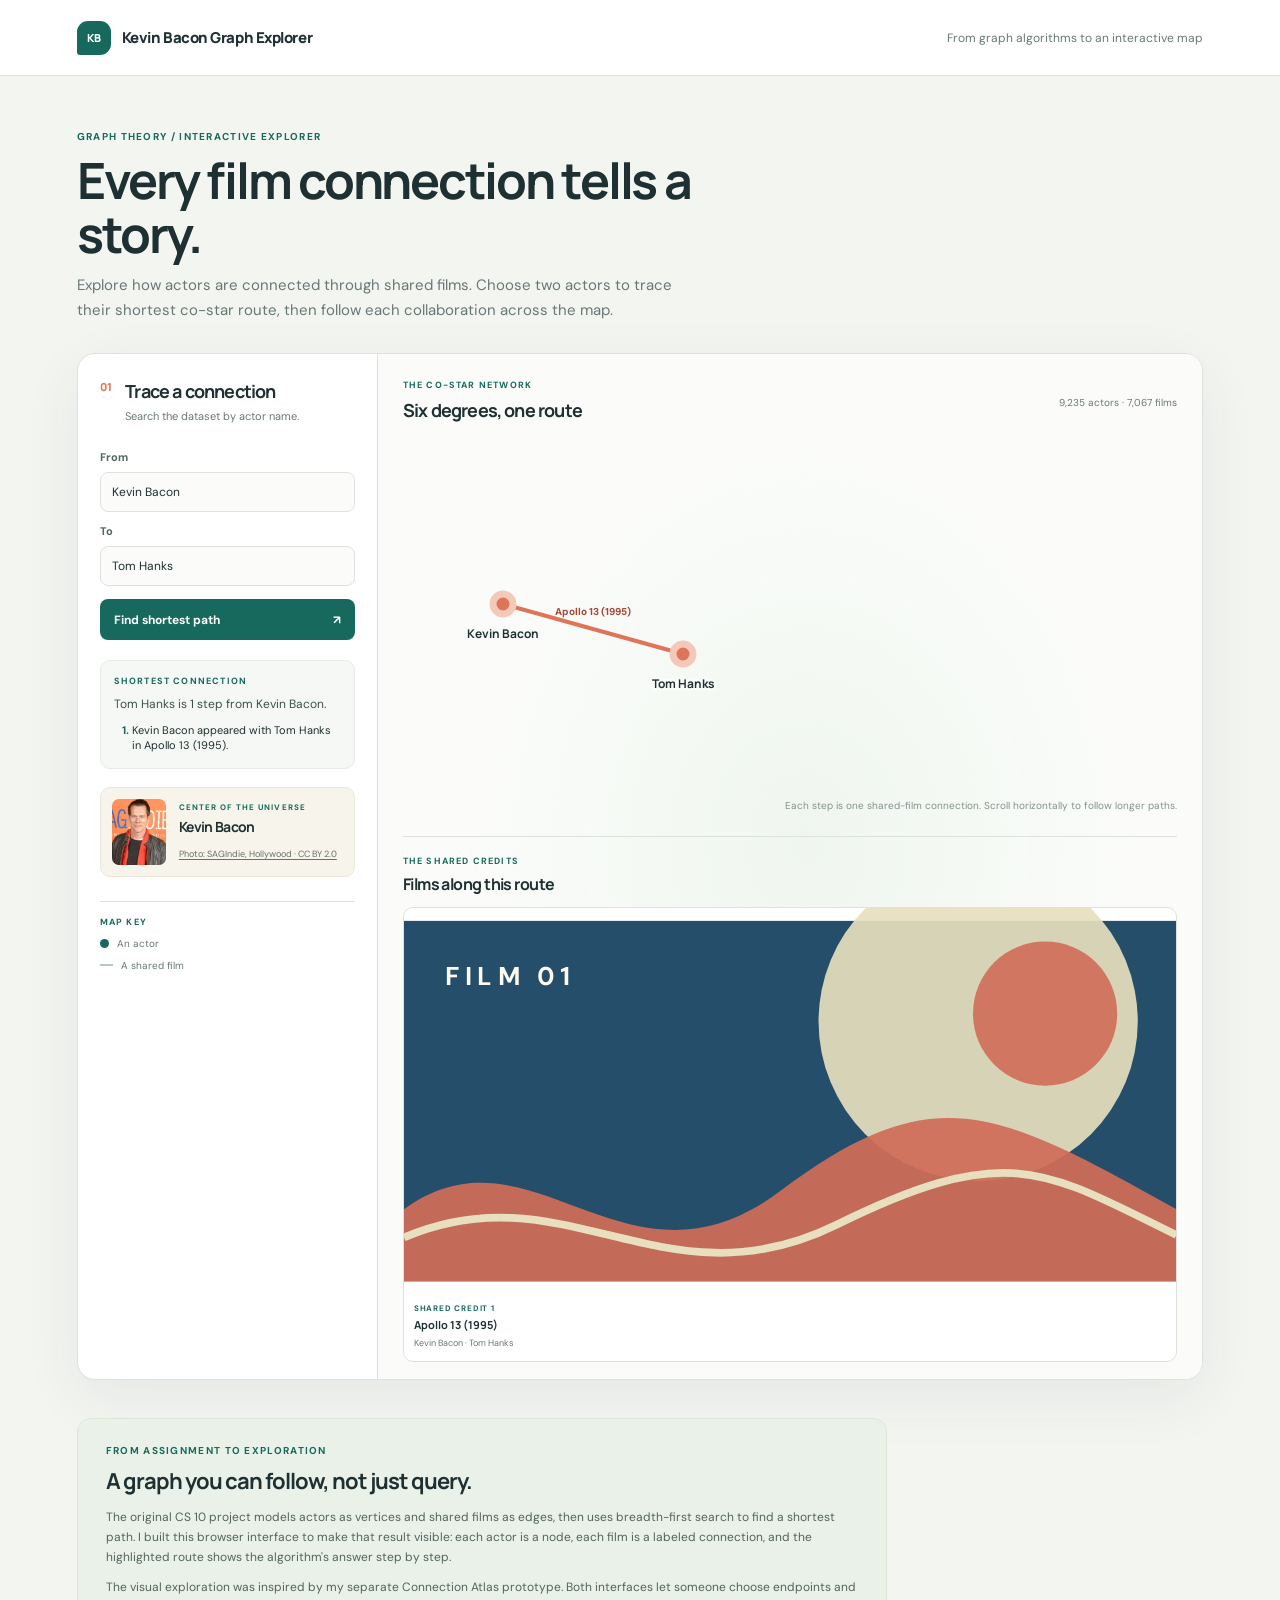
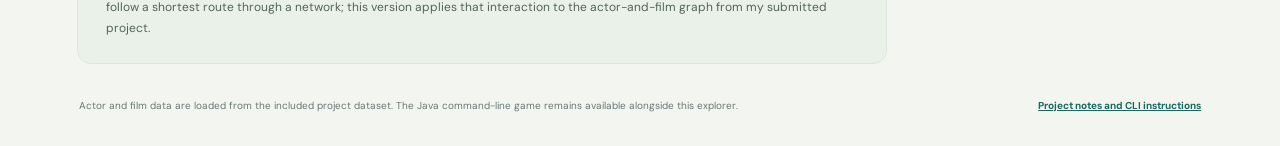
<file: index.html>
<!doctype html>
<html lang="en">
  <head>
    <meta charset="utf-8">
    <meta name="viewport" content="width=device-width, initial-scale=1">
    <meta http-equiv="refresh" content="0; url=web/">
    <title>Kevin Bacon Graph Explorer</title>
  </head>
  <body>
    <p>Opening the <a href="web/">Kevin Bacon Graph Explorer</a>…</p>
  </body>
</html>
</file>
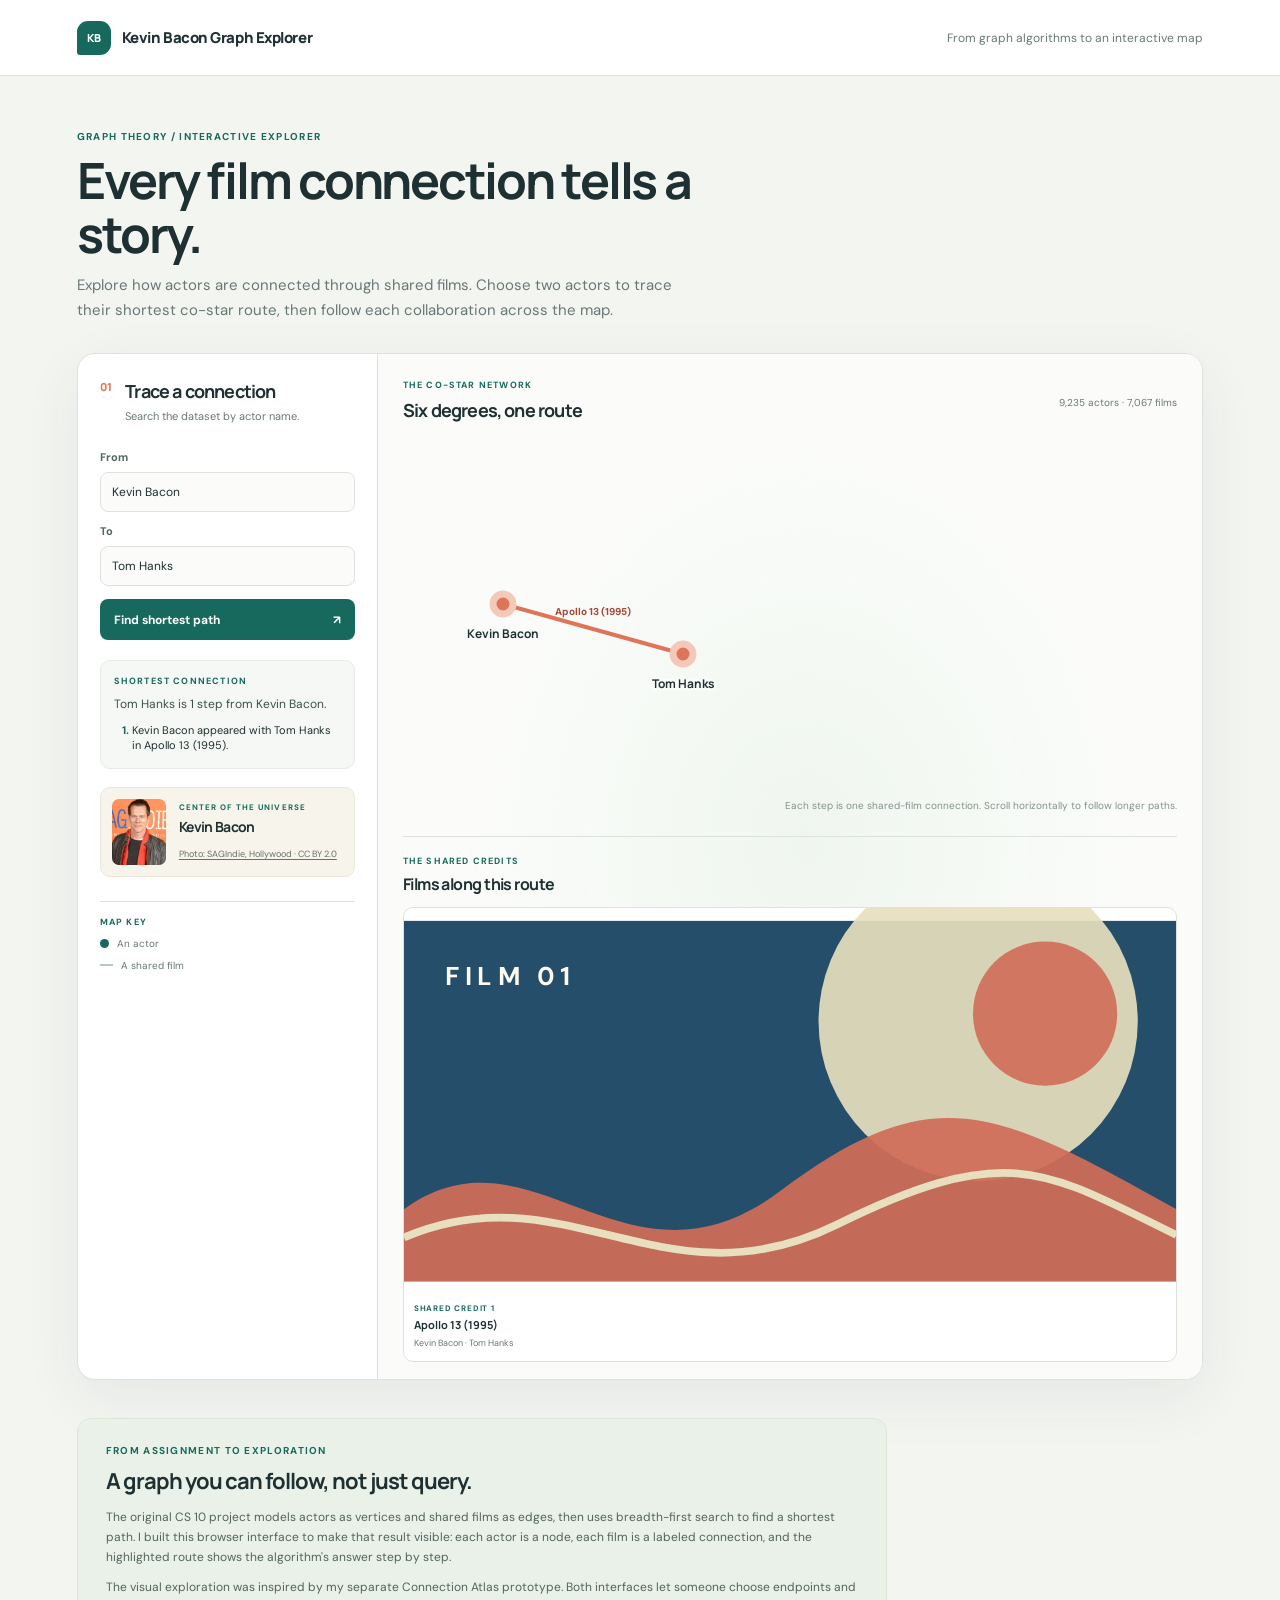
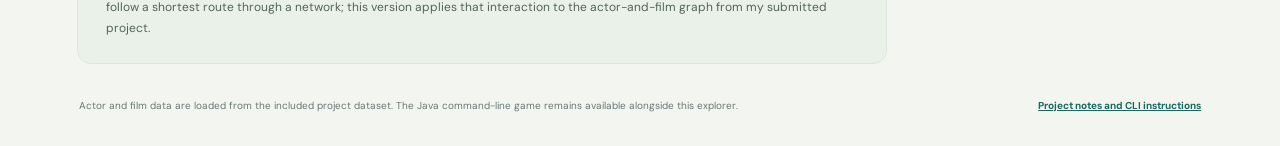
<file: web/index.html>
<!doctype html>
<html lang="en">
  <head>
    <meta charset="utf-8">
    <meta name="viewport" content="width=device-width, initial-scale=1">
    <meta name="description" content="Explore shortest co-star paths through the Kevin Bacon actor network.">
    <title>Kevin Bacon Graph Explorer</title>
    <link rel="stylesheet" href="styles.css">
    <script src="app.js" defer></script>
  </head>
  <body>
    <header class="topbar">
      <a class="brand" href="#" aria-label="Kevin Bacon Graph Explorer home">
        <span class="brand-mark" aria-hidden="true">KB</span>
        <span>Kevin Bacon Graph Explorer</span>
      </a>
      <p class="topbar-note">From graph algorithms to an interactive map</p>
    </header>

    <main class="layout">
      <section class="intro" aria-labelledby="page-title">
        <p class="eyebrow">GRAPH THEORY / INTERACTIVE EXPLORER</p>
        <h1 id="page-title">Every film connection tells a story.</h1>
        <p class="intro-copy">Explore how actors are connected through shared films. Choose two actors to trace their shortest co-star route, then follow each collaboration across the map.</p>
      </section>

      <section class="workspace" aria-label="Actor connection explorer">
        <aside class="sidebar">
          <div class="panel-heading">
            <span class="step-number">01</span>
            <div>
              <h2>Trace a connection</h2>
              <p>Search the dataset by actor name.</p>
            </div>
          </div>

          <form id="route-form" class="form-stack">
            <label for="start-actor">From</label>
            <input id="start-actor" name="start" list="actor-options" autocomplete="off" value="Kevin Bacon" required>
            <label for="end-actor">To</label>
            <input id="end-actor" name="end" list="actor-options" autocomplete="off" value="Tom Hanks" required>
            <datalist id="actor-options"></datalist>
            <button class="button button-primary" type="submit">Find shortest path <span aria-hidden="true">↗</span></button>
          </form>

          <div class="route-result" aria-live="polite">
            <p class="result-kicker">SHORTEST CONNECTION</p>
            <p id="route-summary">Loading the actor and film dataset…</p>
            <ol id="route-steps" class="route-steps"></ol>
          </div>

          <section class="featured-actor" aria-label="Featured actor">
            <img src="kevin-bacon.jpg" alt="Kevin Bacon" width="369" height="461">
            <div class="featured-copy">
              <p class="result-kicker">CENTER OF THE UNIVERSE</p>
              <h2>Kevin Bacon</h2>
              <a href="https://commons.wikimedia.org/wiki/File:Kevin_Bacon.jpg" target="_blank" rel="noreferrer">Photo: SAGIndie, Hollywood · CC BY 2.0</a>
            </div>
          </section>

          <div class="legend">
            <p class="legend-title">MAP KEY</p>
            <p><span class="legend-dot" aria-hidden="true"></span> An actor</p>
            <p><span class="legend-line" aria-hidden="true"></span> A shared film</p>
          </div>
        </aside>

        <div class="map-panel">
          <div class="map-toolbar">
            <div>
              <p class="eyebrow">THE CO-STAR NETWORK</p>
              <h2>Six degrees, one route</h2>
            </div>
            <div id="map-count" class="map-count" aria-live="polite">Loading dataset…</div>
          </div>
          <div class="map-scroll">
            <svg id="network-map" viewBox="0 0 900 360" role="img" aria-labelledby="map-title map-description">
              <title id="map-title">Shortest path through the actor co-star network</title>
              <desc id="map-description">Actors are connected by lines labeled with films they shared.</desc>
              <g id="edge-layer"></g>
              <g id="node-layer"></g>
            </svg>
          </div>
          <p class="map-hint">Each step is one shared-film connection. Scroll horizontally to follow longer paths.</p>
          <section class="film-gallery" aria-labelledby="film-gallery-title">
            <div class="gallery-heading">
              <p class="eyebrow">THE SHARED CREDITS</p>
              <h3 id="film-gallery-title">Films along this route</h3>
            </div>
            <div id="film-cards" class="film-cards" aria-live="polite"></div>
          </section>
        </div>
      </section>

      <section class="reflection" aria-labelledby="reflection-title">
        <p class="eyebrow">FROM ASSIGNMENT TO EXPLORATION</p>
        <h2 id="reflection-title">A graph you can follow, not just query.</h2>
        <p>The original CS 10 project models actors as vertices and shared films as edges, then uses breadth-first search to find a shortest path. I built this browser interface to make that result visible: each actor is a node, each film is a labeled connection, and the highlighted route shows the algorithm's answer step by step.</p>
        <p>The visual exploration was inspired by my separate Connection Atlas prototype. Both interfaces let someone choose endpoints and follow a shortest route through a network; this version applies that interaction to the actor-and-film graph from my submitted project.</p>
      </section>

      <footer class="footer">
        <p>Actor and film data are loaded from the included project dataset. The Java command-line game remains available alongside this explorer.</p>
        <a class="text-button" href="https://github.com/darhian22/kevbacongame#readme">Project notes and CLI instructions</a>
      </footer>
    </main>
  </body>
</html>
</file>
<file: web/styles.css>
@import url("https://fonts.googleapis.com/css2?family=DM+Sans:wght@400;500;600;700&family=Manrope:wght@400;500;600;700;800&display=swap");

:root {
  color-scheme: light;
  font-family: "DM Sans", sans-serif;
  color: #1e3031;
  background: #f3f5f1;
  font-synthesis: none;
  text-rendering: optimizeLegibility;
  --ink: #1e3031;
  --muted: #687876;
  --line: #dce3dc;
  --paper: #fff;
  --teal: #17695d;
  --teal-dark: #115449;
  --mint: #dceee2;
  --coral: #df7558;
}

* {
  box-sizing: border-box;
}

body {
  min-width: 340px;
  margin: 0;
}

button,
input,
select {
  font: inherit;
}

button,
select,
summary {
  cursor: pointer;
}

.topbar {
  height: 76px;
  padding: 0 clamp(22px, 6vw, 88px);
  display: flex;
  align-items: center;
  justify-content: space-between;
  background: var(--paper);
  border-bottom: 1px solid var(--line);
}

.brand {
  display: inline-flex;
  align-items: center;
  gap: 11px;
  color: var(--ink);
  font-family: Manrope, sans-serif;
  font-size: 15px;
  font-weight: 800;
  letter-spacing: -0.03em;
  text-decoration: none;
}

.brand-mark {
  width: 34px;
  height: 34px;
  display: grid;
  place-items: center;
  border-radius: 11px 11px 11px 3px;
  color: white;
  background: var(--teal);
  font-size: 11px;
  letter-spacing: 0;
}

.topbar-note {
  margin: 0;
  color: var(--muted);
  font-size: 12px;
}

.layout {
  max-width: 1340px;
  margin: 0 auto;
  padding: 54px clamp(22px, 6vw, 88px) 28px;
}

.intro {
  max-width: 690px;
  margin-bottom: 30px;
}

.eyebrow,
.result-kicker,
.legend-title {
  margin: 0 0 10px;
  color: var(--teal);
  font-size: 10px;
  font-weight: 700;
  letter-spacing: 0.13em;
}

h1,
h2,
p {
  margin-top: 0;
}

h1,
h2 {
  font-family: Manrope, sans-serif;
  letter-spacing: -0.045em;
}

h1 {
  max-width: 620px;
  margin-bottom: 12px;
  font-size: clamp(32px, 4vw, 50px);
  line-height: 1.08;
}

.intro-copy {
  max-width: 620px;
  margin: 0;
  color: var(--muted);
  font-size: 15px;
  line-height: 1.65;
}

.workspace {
  min-height: 610px;
  display: grid;
  grid-template-columns: 300px minmax(0, 1fr);
  overflow: hidden;
  background: var(--paper);
  border: 1px solid var(--line);
  border-radius: 18px;
  box-shadow: 0 18px 60px rgb(32 61 49 / 7%);
}

.sidebar {
  padding: 25px 22px 22px;
  border-right: 1px solid var(--line);
}

.panel-heading {
  display: flex;
  align-items: flex-start;
  gap: 12px;
  margin-bottom: 22px;
}

.step-number {
  flex: 0 0 auto;
  color: var(--coral);
  font-family: Manrope, sans-serif;
  font-size: 11px;
  font-weight: 800;
  letter-spacing: 0.06em;
}

.panel-heading h2,
.map-toolbar h2 {
  margin: 0 0 5px;
  font-size: 18px;
}

.panel-heading p {
  margin: 0;
  color: var(--muted);
  font-size: 11px;
  line-height: 1.5;
}

.form-stack {
  display: grid;
  gap: 8px;
}

.form-stack label {
  margin-top: 4px;
  color: #536562;
  font-size: 11px;
  font-weight: 700;
}

.form-stack select,
.form-stack input {
  width: 100%;
  min-height: 40px;
  padding: 0 11px;
  color: var(--ink);
  background: #fbfcfa;
  border: 1px solid var(--line);
  border-radius: 8px;
  font-size: 12px;
}

.form-stack select:focus,
.form-stack input:focus,
button:focus-visible,
summary:focus-visible,
.map-node:focus-visible {
  outline: 3px solid #a6d6c2;
  outline-offset: 2px;
}

.button {
  min-height: 41px;
  border: 0;
  border-radius: 8px;
  font-size: 12px;
  font-weight: 700;
  transition: background 150ms ease, transform 150ms ease;
}

.button:hover {
  transform: translateY(-1px);
}

.button-primary {
  display: flex;
  align-items: center;
  justify-content: space-between;
  margin-top: 5px;
  padding: 0 14px;
  color: white;
  background: var(--teal);
}

.button-primary:hover {
  background: var(--teal-dark);
}

.route-result {
  min-height: 103px;
  margin-top: 20px;
  padding: 14px 13px;
  background: #f5f8f4;
  border: 1px solid #e7ede6;
  border-radius: 10px;
}

.result-kicker {
  margin-bottom: 8px;
  font-size: 9px;
}

#route-summary {
  margin: 0;
  color: #3d514c;
  font-size: 12px;
  line-height: 1.5;
}

.route-steps {
  display: grid;
  gap: 7px;
  margin: 10px 0 0;
  padding-left: 18px;
  color: var(--ink);
  font-size: 11px;
  line-height: 1.4;
}

.route-steps li::marker {
  color: var(--teal);
  font-weight: 700;
}

.featured-actor {
  display: flex;
  align-items: center;
  gap: 13px;
  margin-top: 18px;
  padding: 11px;
  background: #f7f4ec;
  border: 1px solid #ece6d9;
  border-radius: 10px;
}

.featured-actor img {
  width: 54px;
  height: 66px;
  flex: 0 0 auto;
  object-fit: cover;
  object-position: 50% 23%;
  border-radius: 7px;
}

.featured-copy h2 {
  margin: 0 0 5px;
  font-size: 14px;
}

.featured-copy .result-kicker {
  margin-bottom: 5px;
  font-size: 8px;
}

.featured-copy a {
  color: #65736b;
  font-size: 9px;
  text-decoration-thickness: 1px;
  text-underline-offset: 2px;
}

.legend {
  display: grid;
  gap: 9px;
  margin-top: 24px;
  padding-top: 14px;
  border-top: 1px solid var(--line);
}

.legend-title {
  margin-bottom: 0;
  font-size: 9px;
}

.legend p:not(.legend-title) {
  display: flex;
  align-items: center;
  gap: 8px;
  margin: 0;
  color: var(--muted);
  font-size: 10px;
}

.legend-dot {
  width: 9px;
  height: 9px;
  border-radius: 50%;
  background: var(--teal);
}

.legend-line {
  width: 13px;
  height: 2px;
  background: #b8c8be;
}

.map-panel {
  min-width: 0;
  padding: 25px 25px 17px;
  background:
    radial-gradient(ellipse at 52% 48%, rgb(227 240 228 / 50%), transparent 55%),
    #fbfcfa;
}

.map-toolbar {
  display: flex;
  align-items: center;
  justify-content: space-between;
}

.map-toolbar .eyebrow {
  margin-bottom: 7px;
  font-size: 9px;
}

.map-count {
  color: var(--muted);
  font-size: 10px;
}

.map-scroll {
  width: 100%;
  overflow-x: auto;
}

#network-map {
  display: block;
  width: 100%;
  min-width: 580px;
  height: auto;
  margin-top: 12px;
}

.edge-line {
  stroke: #c9d5cc;
  stroke-width: 2;
  transition: stroke 180ms ease, stroke-width 180ms ease;
}

.edge-line.is-path {
  stroke: var(--coral);
  stroke-width: 4;
}

.edge-label {
  fill: #7b8a83;
  font-family: "DM Sans", sans-serif;
  font-size: 10px;
  text-anchor: middle;
}

.edge-label.is-path {
  fill: #a34732;
  font-weight: 700;
}

.map-node {
  cursor: pointer;
}

.node-halo {
  fill: transparent;
  stroke: transparent;
  stroke-width: 2;
  transition: fill 160ms ease, stroke 160ms ease;
}

.map-node:hover .node-halo,
.map-node:focus-visible .node-halo {
  fill: rgb(23 105 93 / 8%);
  stroke: rgb(23 105 93 / 30%);
}

.node-dot {
  fill: var(--teal);
  stroke: white;
  stroke-width: 4;
}

.node-dot.is-endpoint {
  fill: var(--coral);
}

.node-dot.is-path {
  stroke: #f5c9b9;
  stroke-width: 7;
}

.node-label {
  fill: var(--ink);
  font-family: Manrope, sans-serif;
  font-size: 12px;
  font-weight: 700;
  paint-order: stroke;
  stroke: #fbfcfa;
  stroke-linejoin: round;
  stroke-width: 5px;
  text-anchor: middle;
}

.map-hint {
  margin: 0;
  color: #84928d;
  font-size: 10px;
  text-align: right;
}

.film-gallery {
  margin-top: 24px;
  padding-top: 18px;
  border-top: 1px solid var(--line);
}

.gallery-heading .eyebrow {
  margin-bottom: 6px;
  font-size: 9px;
}

.gallery-heading h3 {
  margin: 0 0 12px;
  font-family: Manrope, sans-serif;
  font-size: 16px;
  letter-spacing: -0.035em;
}

.film-cards {
  display: grid;
  grid-template-columns: repeat(auto-fit, minmax(145px, 1fr));
  gap: 12px;
}

.film-card {
  min-width: 0;
  overflow: hidden;
  background: white;
  border: 1px solid var(--line);
  border-radius: 10px;
}

.film-art {
  display: block;
  width: 100%;
  height: auto;
  aspect-ratio: 2 / 1;
}

.film-card-copy {
  padding: 9px 10px 11px;
}

.film-card-copy p {
  margin: 0;
}

.film-card-copy .film-index {
  margin-bottom: 4px;
  color: var(--teal);
  font-size: 8px;
  font-weight: 700;
  letter-spacing: 0.1em;
  text-transform: uppercase;
}

.film-card-copy .film-title {
  color: var(--ink);
  font-family: Manrope, sans-serif;
  font-size: 11px;
  font-weight: 700;
  line-height: 1.45;
}

.film-card-copy .film-pair {
  margin-top: 4px;
  color: var(--muted);
  font-size: 9px;
  line-height: 1.45;
}

.reflection {
  max-width: 810px;
  margin: 38px 0 12px;
  padding: 25px 28px;
  background: #eaf1e9;
  border: 1px solid #dce7dc;
  border-radius: 14px;
}

.reflection .eyebrow {
  margin-bottom: 9px;
}

.reflection h2 {
  margin-bottom: 11px;
  font-size: 22px;
}

.reflection p:not(.eyebrow) {
  margin: 0 0 9px;
  color: #52645d;
  font-size: 12px;
  line-height: 1.7;
}

.reflection p:last-child {
  margin-bottom: 0;
}

.footer {
  display: flex;
  align-items: center;
  justify-content: space-between;
  gap: 15px;
  padding: 17px 2px 0;
}

.footer p {
  margin: 0;
  color: var(--muted);
  font-size: 10px;
  line-height: 1.5;
}

.text-button {
  flex: 0 0 auto;
  padding: 6px 0 6px 8px;
  color: var(--teal);
  background: transparent;
  border: 0;
  font-size: 10px;
  font-weight: 700;
}

.text-button:hover {
  color: var(--teal-dark);
  text-decoration: underline;
}

@media (max-width: 950px) {
  .layout {
    padding-top: 38px;
  }

  .workspace {
    grid-template-columns: 1fr;
  }

  .sidebar {
    padding: 21px;
    border-right: 0;
    border-bottom: 1px solid var(--line);
  }

  .map-panel {
    padding: 21px 18px 15px;
  }
}

@media (max-width: 650px) {
  .topbar {
    height: 64px;
  }

  .topbar-note {
    display: none;
  }

  .layout {
    padding-top: 32px;
  }

  .intro {
    margin-bottom: 22px;
  }

  .intro-copy {
    font-size: 13px;
  }

  .map-panel {
    min-height: 390px;
  }

  #network-map {
    min-width: 620px;
  }

  .footer {
    align-items: flex-start;
  }
}
</file>
